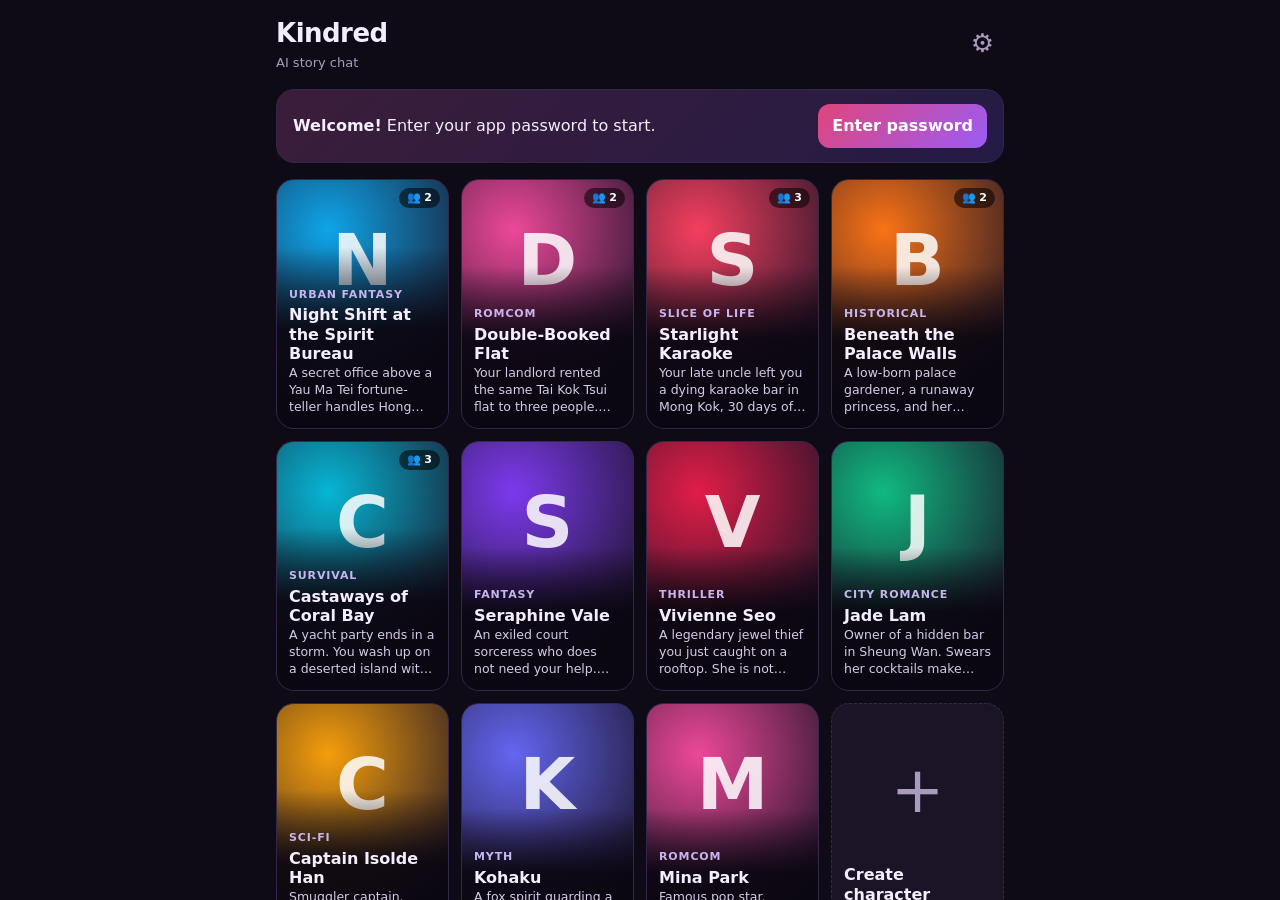
<file: public/index.html>
<!doctype html>
<html lang="en">
<head>
  <meta charset="utf-8">
  <meta name="viewport" content="width=device-width, initial-scale=1, viewport-fit=cover, interactive-widget=resizes-content">
  <meta name="theme-color" content="#120d1c">
  <meta name="apple-mobile-web-app-capable" content="yes">
  <meta name="mobile-web-app-capable" content="yes">
  <meta name="apple-mobile-web-app-status-bar-style" content="black-translucent">
  <meta name="apple-mobile-web-app-title" content="Kindred">
  <meta name="referrer" content="no-referrer">
  <title>Kindred</title>
  <link rel="icon" href="data:image/svg+xml,<svg xmlns='http://www.w3.org/2000/svg' viewBox='0 0 100 100'><text y='.9em' font-size='90'>💞</text></svg>">
  <link rel="stylesheet" href="style.css">
</head>
<body>
  <main id="app">
    <!-- Home: pick a character -->
    <section id="home" class="screen">
      <header class="topbar">
        <h1>Kindred <span data-i18n="appTagline">AI story chat</span></h1>
        <button id="btn-settings" class="icon" aria-label="Settings">⚙︎</button>
      </header>
      <div id="key-banner" class="banner" hidden></div>
      <div id="char-grid" class="grid"></div>
    </section>

    <!-- Chat with one character -->
    <section id="chat" class="screen" hidden>
      <header class="chat-top">
        <button id="btn-back" class="icon" aria-label="Back">‹</button>
        <div id="chat-avatar" class="avatar"></div>
        <div class="who">
          <div id="chat-name"></div>
          <div id="chat-mood"></div>
        </div>
        <button id="btn-gallery" class="icon small" aria-label="Gallery">🖼️</button>
        <button id="btn-menu" class="icon" aria-label="Menu">⋯</button>
      </header>
      <div id="affection" class="affection" title="Affection">
        <span class="heart">♥</span>
        <div class="bar"><div id="aff-fill"></div></div>
        <span id="aff-label"></span>
        <span id="aff-num"></span>
      </div>
      <div id="messages"></div>
      <div id="suggestions"></div>
      <form id="composer" autocomplete="off">
        <textarea id="input" rows="1" data-i18n-ph="inputPlaceholder" placeholder="Say something… use *asterisks* for actions"></textarea>
        <button id="send" type="submit" class="primary" aria-label="Send">➤</button>
      </form>
    </section>

    <!-- Gallery: special memories and story pictures -->
    <section id="gallery" class="screen" hidden>
      <header class="chat-top">
        <button id="btn-gallery-back" class="icon" aria-label="Back">‹</button>
        <div class="who">
          <div id="gallery-name"></div>
          <div id="gallery-count"></div>
        </div>
      </header>
      <div id="gallery-body"></div>
    </section>
  </main>

  <dialog id="modal"><form id="modal-form" novalidate></form></dialog>
  <div id="toasts" aria-live="polite"></div>

  <script src="js/i18n.js"></script>
  <script src="js/store.js"></script>
  <script src="js/characters.js"></script>
  <script src="js/stories.js"></script>
  <script src="js/api.js"></script>
  <script src="js/app.js"></script>
</body>
</html>
</file>
<file: public/style.css>
:root {
  --bg: #0f0b16;
  --panel: #1b1426;
  --panel-2: #251c33;
  --border: #33284a;
  --text: #f4eefc;
  --muted: #a99bbd;
  --act: #c9b5ee;
  --accent: #e0457b;
  --accent-2: #9b5cf6;
  --good: #34d399;
  --bad: #f87171;
  --radius: 18px;
  --c: #8b5cf6; /* character colour, set per character */
  color-scheme: dark;
}

* { box-sizing: border-box; }
html, body { margin: 0; height: 100%; }
body {
  background: var(--bg);
  color: var(--text);
  font: 16px/1.5 system-ui, -apple-system, "Segoe UI", Roboto, "PingFang HK", "Noto Sans TC", sans-serif;
  -webkit-font-smoothing: antialiased;
  -webkit-tap-highlight-color: transparent;
}
button, input, textarea, select { font: inherit; color: inherit; }
button { cursor: pointer; border: 0; background: var(--panel-2); border-radius: 12px; padding: 10px 14px; }
button:disabled { opacity: .5; cursor: default; }
button.primary { background: linear-gradient(135deg, var(--accent), var(--accent-2)); color: #fff; font-weight: 600; }
button.danger { background: transparent; color: var(--bad); border: 1px solid #5b2a3a; }
button.icon { background: transparent; font-size: 26px; line-height: 1; padding: 6px 10px; color: var(--muted); }
button.link { background: none; padding: 0; color: var(--act); text-decoration: underline; }
a { color: var(--act); }

#app { height: 100dvh; max-width: 760px; margin: 0 auto; }
.screen { height: 100%; display: flex; flex-direction: column; }
.screen[hidden] { display: none; }

/* ---------- Home ---------- */
.topbar {
  display: flex; align-items: center; justify-content: space-between;
  padding: calc(env(safe-area-inset-top) + 14px) 16px 8px;
}
.topbar h1 { margin: 0; font-size: 26px; letter-spacing: -.02em; }
.topbar h1 span { display: block; font-size: 13px; font-weight: 500; color: var(--muted); letter-spacing: 0; }
.banner {
  margin: 8px 16px; padding: 14px 16px; border-radius: var(--radius);
  background: linear-gradient(135deg, #3b1d3a, #241b45); border: 1px solid var(--border);
  display: flex; gap: 12px; align-items: center; justify-content: space-between; flex-wrap: wrap;
}
.banner p { margin: 0; }
.banner[hidden] { display: none; }
.grid {
  flex: 1; overflow-y: auto; padding: 8px 16px calc(env(safe-area-inset-bottom) + 24px);
  display: grid; grid-template-columns: repeat(auto-fill, minmax(160px, 1fr)); grid-auto-rows: 250px; gap: 12px; align-content: start;
}
.card {
  position: relative; height: 100%; width: 100%; padding: 0; overflow: hidden; text-align: left;
  border-radius: var(--radius); border: 1px solid var(--border);
  background: radial-gradient(circle at 30% 20%, var(--c), #1a1226 75%);
  transition: transform .15s;
}
.card:active { transform: scale(.97); }
.card img { position: absolute; inset: 0; width: 100%; height: 100%; object-fit: cover; }
.card .initial {
  position: absolute; inset: 0 0 35% 0; display: grid; place-items: center;
  font-size: 72px; font-weight: 700; color: rgba(255,255,255,.85);
}
.card-info {
  position: absolute; left: 0; right: 0; bottom: 0; padding: 40px 12px 12px; display: flex; flex-direction: column; gap: 2px;
  background: linear-gradient(transparent, rgba(10, 6, 16, .92) 45%);
}
.card-info strong { font-size: 16px; line-height: 1.2; }
.card .genre { font-size: 11px; text-transform: uppercase; letter-spacing: .08em; color: var(--act); font-weight: 600; }
.card .tag { font-size: 12.5px; line-height: 1.35; color: #d6cbe6; display: -webkit-box; -webkit-line-clamp: 3; -webkit-box-orient: vertical; overflow: hidden; }
.mini-bar { height: 4px; border-radius: 4px; background: rgba(255,255,255,.15); margin-top: 6px; overflow: hidden; }
.mini-bar span { display: block; height: 100%; background: linear-gradient(90deg, var(--accent), #ff8fb1); }
.mini-label { font-size: 11px; color: #ffb3c9; }
.card.add { background: var(--panel); border-style: dashed; }
.card.add .plus { position: absolute; inset: 0 0 30% 0; display: grid; place-items: center; font-size: 64px; color: var(--muted); }
.card.add .card-info { background: none; }

/* ---------- Chat ---------- */
.chat-top {
  display: flex; align-items: center; gap: 10px;
  padding: calc(env(safe-area-inset-top) + 8px) 8px 8px;
  border-bottom: 1px solid var(--border); background: rgba(15, 11, 22, .9);
}
.avatar {
  width: 42px; height: 42px; border-radius: 50%; flex: none; overflow: hidden;
  display: grid; place-items: center; font-weight: 700; font-size: 18px;
  background: var(--c); border: 2px solid color-mix(in srgb, var(--c) 60%, #fff 40%);
}
.avatar img { width: 100%; height: 100%; object-fit: cover; }
.avatar.loading { animation: glow 1.4s ease-in-out infinite; }
.who { flex: 1; min-width: 0; }
#chat-name { font-weight: 700; white-space: nowrap; overflow: hidden; text-overflow: ellipsis; }
#chat-mood { font-size: 13px; color: var(--muted); }

.affection {
  display: flex; flex-direction: column; gap: 6px; padding: 8px 16px;
  font-size: 13px; border-bottom: 1px solid var(--border); background: var(--panel);
}
.aff-row { display: flex; align-items: center; gap: 8px; }
.aff-row .heart { color: var(--accent); font-size: 18px; }
.aff-row .bar { flex: 1; height: 8px; border-radius: 8px; background: #2c2240; overflow: hidden; }
.aff-row .fill { height: 100%; border-radius: 8px; background: linear-gradient(90deg, var(--accent-2), var(--accent), #ff8fb1); transition: width .8s cubic-bezier(.2,.8,.2,1); }
.aff-label { font-weight: 700; color: #ffb3c9; }
.aff-num { color: var(--muted); font-variant-numeric: tabular-nums; }
.affection.multi { gap: 4px; padding: 6px 16px; font-size: 12px; }
.affection.multi .aff-who { width: 64px; font-weight: 700; color: var(--gc); white-space: nowrap; overflow: hidden; text-overflow: ellipsis; }
.affection.multi .bar { height: 6px; }
.affection.multi .fill { background: var(--gc); }
.affection.multi .aff-num { min-width: 22px; text-align: right; }
.aff-row.pulse-up .heart, .aff-row.pulse-up .aff-who { animation: beat .9s ease 2; display: inline-block; }
.aff-row.pulse-down .heart, .aff-row.pulse-down .aff-who { animation: shake .5s ease 1; }

#messages { flex: 1; overflow-y: auto; padding: 16px 14px 8px; display: flex; flex-direction: column; gap: 14px; overscroll-behavior: contain; }
.msg { display: flex; flex-direction: column; max-width: 88%; }
.msg.user { align-self: flex-end; align-items: flex-end; }
.msg.char { align-self: flex-start; }
.msg.system { align-self: center; max-width: 92%; text-align: center; font-size: 13.5px; color: #fca5a5; background: #2a1520; padding: 8px 12px; border-radius: 12px; display: block; }
.bubble { padding: 10px 14px; border-radius: var(--radius); overflow-wrap: anywhere; }
.bubble p { margin: 0 0 .6em; }
.bubble p:last-child { margin-bottom: 0; }
.msg.char .bubble { background: var(--panel); border: 1px solid var(--border); border-top-left-radius: 6px; }
.msg.user .bubble { background: linear-gradient(135deg, #b8336a, #7a3fd0); border-top-right-radius: 6px; }
em.act { color: var(--act); }
.msg.user em.act { color: #f3e6ff; }

.pic { margin-bottom: 8px; border-radius: var(--radius); overflow: hidden; width: min(340px, 78vw); aspect-ratio: 3 / 4; background: var(--panel-2); }
.pic img { width: 100%; height: 100%; object-fit: cover; display: block; cursor: zoom-in; }
.pic.loading { display: grid; place-items: center; color: var(--muted); font-size: 14px;
  background: linear-gradient(110deg, #1d1529 30%, #2d2241 50%, #1d1529 70%); background-size: 250% 100%; animation: shimmer 1.6s linear infinite; }

.tools { display: flex; flex-wrap: wrap; gap: 6px; margin-top: 6px; align-items: center; }
.tools button { font-size: 12.5px; padding: 4px 10px; border-radius: 999px; background: transparent; border: 1px solid var(--border); color: var(--muted); }
.delta { font-size: 12.5px; font-weight: 700; padding: 3px 10px; border-radius: 999px; }
.delta.up { color: #ff9cbc; background: #3a1730; }
.delta.down { color: #a5b4fc; background: #1d2140; }
.delta .why { font-weight: 400; opacity: .85; }

.typing { display: flex; gap: 5px; padding: 14px 16px; }
.typing span { width: 7px; height: 7px; border-radius: 50%; background: var(--muted); animation: bounce 1.2s infinite; }
.typing span:nth-child(2) { animation-delay: .15s; }
.typing span:nth-child(3) { animation-delay: .3s; }

#suggestions { display: flex; gap: 8px; overflow-x: auto; padding: 0 14px 8px; scrollbar-width: none; }
#suggestions:empty { display: none; }
#suggestions button { flex: none; max-width: 80%; font-size: 13.5px; padding: 8px 12px; border-radius: 14px; text-align: left;
  background: var(--panel); border: 1px solid color-mix(in srgb, var(--accent) 45%, var(--border)); white-space: normal; }

#composer { display: flex; gap: 8px; align-items: flex-end; padding: 8px 12px calc(env(safe-area-inset-bottom) + 10px); border-top: 1px solid var(--border); background: var(--bg); }
#input { flex: 1; resize: none; max-height: 140px; padding: 11px 14px; border-radius: 20px; border: 1px solid var(--border); background: var(--panel); outline: none; font-size: 16px; }
#input:focus { border-color: var(--accent-2); }
#send { width: 46px; height: 46px; border-radius: 50%; padding: 0; font-size: 18px; flex: none; }

/* ---------- Pop-ups ---------- */
dialog {
  width: min(560px, calc(100vw - 24px)); max-height: calc(100dvh - 40px); padding: 0;
  border: 1px solid var(--border); border-radius: 22px; background: var(--panel); color: var(--text);
}
dialog::backdrop { background: rgba(5, 2, 10, .7); backdrop-filter: blur(3px); }
#modal-form { padding: 20px; display: flex; flex-direction: column; gap: 12px; }
dialog h2 { margin: 0 0 4px; font-size: 20px; }
dialog label { display: flex; flex-direction: column; gap: 6px; font-size: 14px; color: var(--muted); }
dialog input, dialog textarea, dialog select {
  width: 100%; padding: 10px 12px; border-radius: 12px; border: 1px solid var(--border); background: var(--bg); font-size: 16px; color: var(--text);
}
dialog input[type="color"] { height: 44px; padding: 4px; }
dialog textarea { resize: vertical; }
dialog details { border: 1px solid var(--border); border-radius: 12px; padding: 10px 12px; }
dialog details[open] > * + * { margin-top: 10px; }
dialog summary { cursor: pointer; color: var(--muted); font-size: 14px; }
.hint { margin: -4px 0 0; font-size: 13px; color: var(--muted); }
.note { margin: 0; padding: 10px 12px; border-radius: 12px; background: #3a1726; color: #fecdd3; font-size: 14px; }
.row { display: flex; gap: 10px; align-items: center; flex-wrap: wrap; }
.row .hint { margin: 0; }
.actions { display: flex; gap: 8px; justify-content: flex-end; align-items: center; margin-top: 6px; flex-wrap: wrap; }
.actions .spacer { flex: 1; }
.menu { display: flex; flex-direction: column; gap: 8px; }
.menu button { text-align: left; padding: 12px 14px; }
dialog.small { width: min(380px, calc(100vw - 24px)); }
dialog.image { background: transparent; border: 0; width: auto; max-width: 96vw; }
dialog.image #modal-form { padding: 0; }
.zoomed { max-width: 96vw; max-height: 90dvh; border-radius: 16px; display: block; cursor: zoom-out; }

/* ---------- Toasts ---------- */
#toasts { position: fixed; left: 50%; transform: translateX(-50%); bottom: calc(env(safe-area-inset-bottom) + 132px); z-index: 50;
  display: flex; flex-direction: column; gap: 8px; width: min(440px, calc(100vw - 24px)); pointer-events: none; }
.toast { padding: 10px 14px; border-radius: 14px; background: #2a2038; border: 1px solid var(--border); box-shadow: 0 8px 30px rgba(0,0,0,.4);
  font-size: 14px; transition: opacity .5s, transform .5s; animation: drop .3s ease; }
.toast.good { border-color: #6b2b4c; background: #3a1730; }
.toast.bad { border-color: #2d3366; background: #1d2140; }
.toast.error { border-color: #7f1d1d; background: #3b1219; color: #fecaca; }
.toast.hide { opacity: 0; transform: translateY(-8px); }

@keyframes shimmer { to { background-position: -250% 0; } }
@keyframes bounce { 0%, 60%, 100% { transform: translateY(0); opacity: .5; } 30% { transform: translateY(-5px); opacity: 1; } }
@keyframes beat { 0%, 100% { transform: scale(1); } 30% { transform: scale(1.45); } 60% { transform: scale(.95); } }
@keyframes shake { 0%, 100% { transform: translateX(0); } 25% { transform: translateX(-3px); } 75% { transform: translateX(3px); } }
@keyframes glow { 50% { box-shadow: 0 0 0 4px color-mix(in srgb, var(--c) 40%, transparent); } }
@keyframes drop { from { opacity: 0; transform: translateY(-10px); } }

@media (prefers-reduced-motion: reduce) {
  *, *::before, *::after { animation: none !important; transition: none !important; }
}

/* ---------- Gallery, motion effect and viewer ---------- */
button.icon.small { font-size: 20px; }
#gallery-count { font-size: 13px; color: var(--muted); }
#gallery-name { font-weight: 700; white-space: nowrap; overflow: hidden; text-overflow: ellipsis; }
#gallery-body { flex: 1; overflow-y: auto; padding: 8px 16px calc(env(safe-area-inset-bottom) + 24px); }
#gallery-body h3 { margin: 18px 0 10px; font-size: 15px; color: var(--act); letter-spacing: .02em; }
.tiles { display: grid; grid-template-columns: repeat(auto-fill, minmax(150px, 1fr)); gap: 12px; }
.tile { display: flex; flex-direction: column; gap: 6px; min-width: 0; }
.tile .pic { width: 100%; margin: 0; cursor: pointer; position: relative; }
.tile-title { font-size: 13.5px; font-weight: 600; }
.tile-sub { font-size: 12px; color: var(--muted); margin-top: -4px; }
.tile.locked .pic { cursor: default; display: grid; place-items: center; background: #160f20; }
.tile.locked img.blur { position: absolute; inset: 0; width: 100%; height: 100%; object-fit: cover; filter: blur(14px) grayscale(.6) brightness(.45); transform: scale(1.15); animation: none; }
.tile.locked .lock { position: relative; font-size: 32px; }
.tile.locked .tile-title { color: var(--muted); }
.pic.empty { display: grid; place-items: center; text-align: center; color: var(--muted); font-size: 13px; border: 1px dashed var(--border); background: var(--panel); border-radius: var(--radius); }

.pic { position: relative; }
.pic video { width: 100%; height: 100%; object-fit: cover; display: block; cursor: zoom-in; }
.pic.has-video::before { content: '▶︎ ' ; position: absolute; z-index: 2; top: 8px; left: 8px; font-size: 11px; padding: 2px 7px; border-radius: 999px; background: rgba(0,0,0,.55); color: #fff; }

/* Free "live picture" effect: slow zoom and drift, plus a soft light sweep */
.pic.live:not(.has-video) img { animation: drift 18s ease-in-out infinite alternate; transform-origin: 50% 35%; }
.pic.live:not(.has-video)::after {
  content: ''; position: absolute; inset: 0; pointer-events: none;
  background: linear-gradient(115deg, transparent 35%, rgba(255, 240, 255, .14) 50%, transparent 65%);
  background-size: 300% 100%; animation: sweep 9s ease-in-out infinite; mix-blend-mode: screen;
}
@keyframes drift {
  0% { transform: scale(1.02) translate(0, 0); }
  50% { transform: scale(1.07) translate(-1.2%, -1%); }
  100% { transform: scale(1.04) translate(1%, .6%); }
}
@keyframes sweep { 0%, 55% { background-position: 120% 0; } 100% { background-position: -120% 0; } }

.tools .status { font-size: 12.5px; color: var(--act); padding: 4px 4px; animation: glowtext 1.6s ease-in-out infinite; }
@keyframes glowtext { 50% { opacity: .45; } }

dialog.viewer { width: min(560px, calc(100vw - 16px)); }
.viewer-media img, .viewer-media video { width: 100%; max-height: 70dvh; object-fit: contain; display: block; border-radius: 14px; background: #000; }
.caption { margin: 0; font-size: 14px; color: var(--muted); }
a.btn { display: inline-block; text-decoration: none; color: var(--text); background: var(--panel-2); border-radius: 12px; padding: 10px 14px; }
.banner p { flex: 1; min-width: 200px; }
.moment-badge { align-self: flex-start; margin-bottom: 6px; font-size: 12.5px; font-weight: 700; color: #ffd27a; background: #3a2a12; border: 1px solid #6b4a1a; padding: 3px 10px; border-radius: 999px; }

/* ---------- Stories with several women ---------- */
.card .cover { position: absolute; inset: 0; display: flex; }
.card .cover img { position: static; flex: 1; min-width: 0; height: 100%; object-fit: cover; }
.card .cover.n2 img + img, .card .cover.n3 img + img { border-left: 2px solid var(--bg); }
.cast-badge { position: absolute; top: 8px; right: 8px; z-index: 2; font-size: 11px; font-weight: 700; padding: 2px 8px; border-radius: 999px; background: rgba(0,0,0,.55); color: #fff; }
.avatar.stack { width: auto; height: 38px; border: 0; background: none; display: flex; overflow: visible; }
.avatar.stack img, .avatar.stack span { width: 34px; height: 34px; border-radius: 50%; object-fit: cover; border: 2px solid var(--bg); display: grid; place-items: center; font-size: 14px; }
.avatar.stack > * + * { margin-left: -12px; }
.bubble .line { margin: 0 0 .5em; }
.bubble .line:last-child { margin-bottom: 0; }
.bubble .line.act { color: #d9cfe8; }
.bubble .line .who { font-weight: 700; }
.bubble .line.think { color: var(--act); font-style: italic; opacity: .92; }
#gallery-body h4 { margin: 14px 0 8px; font-size: 14px; }
</file>
